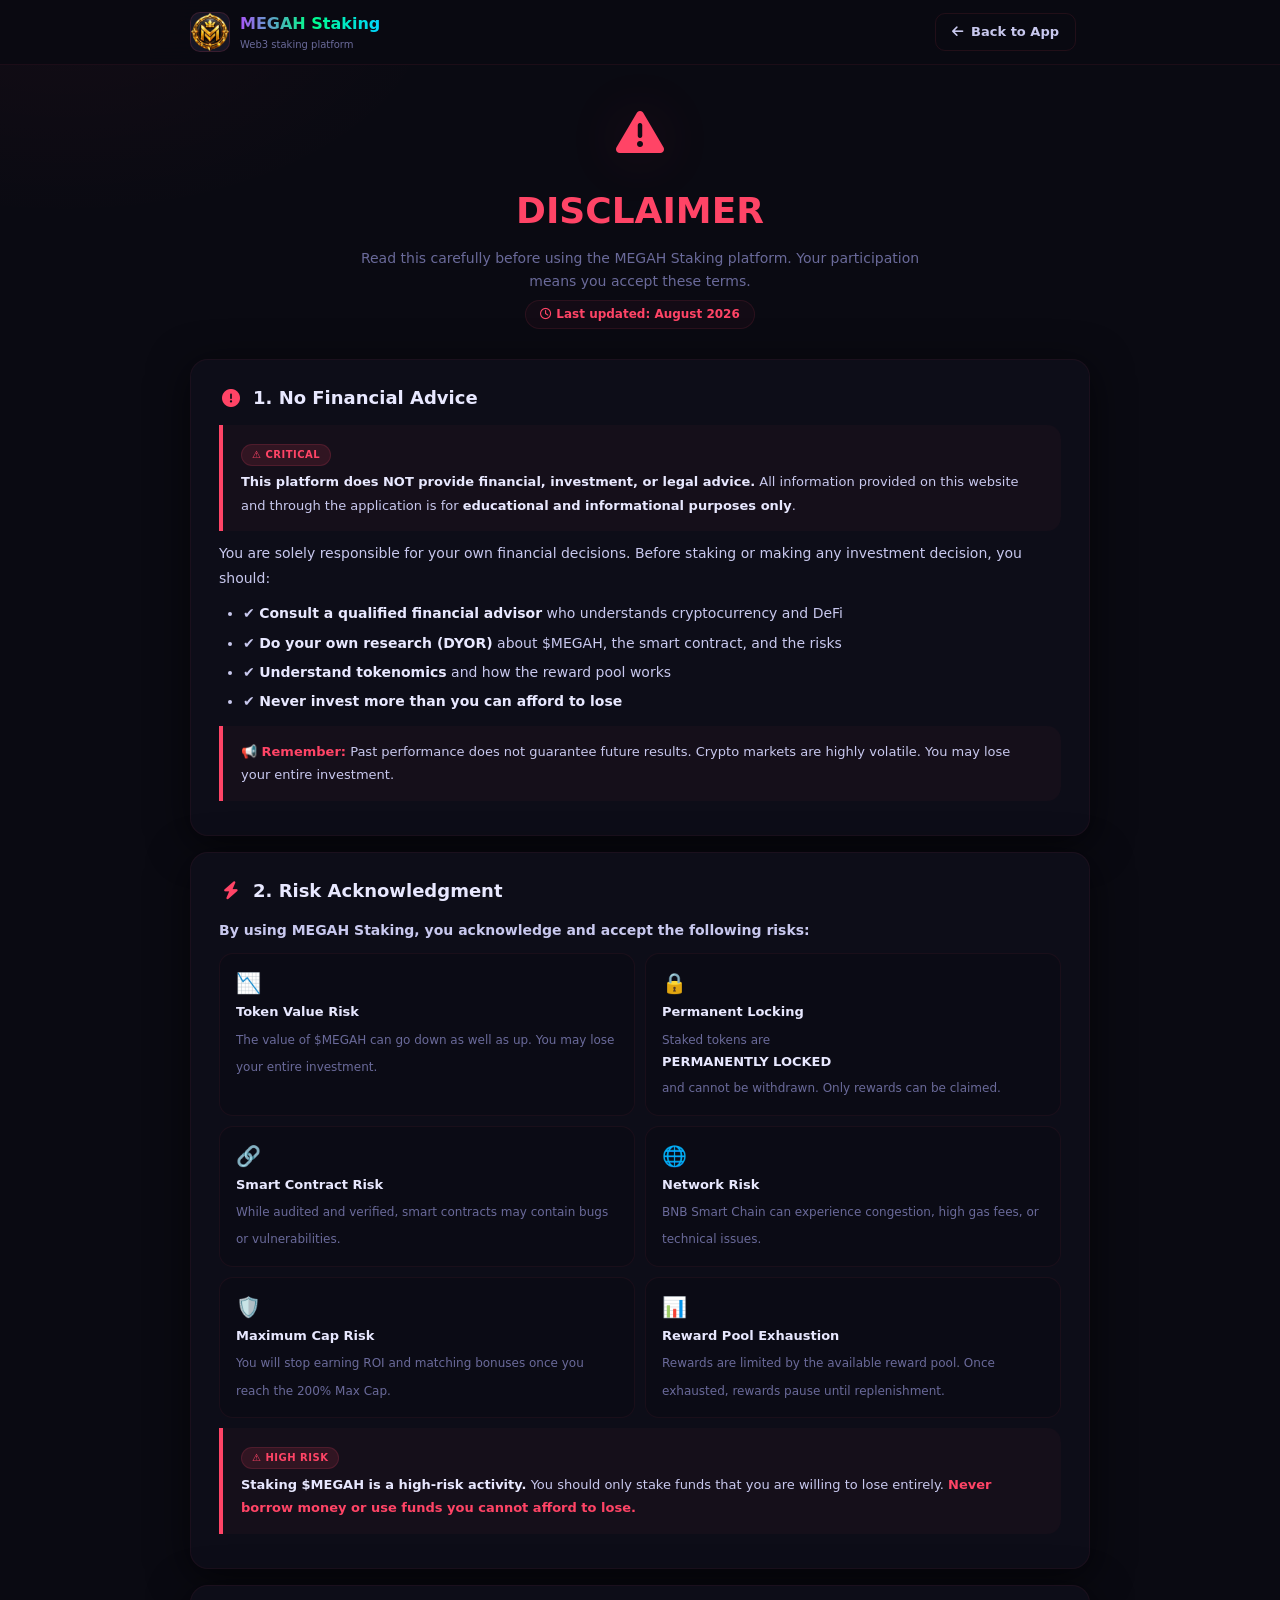
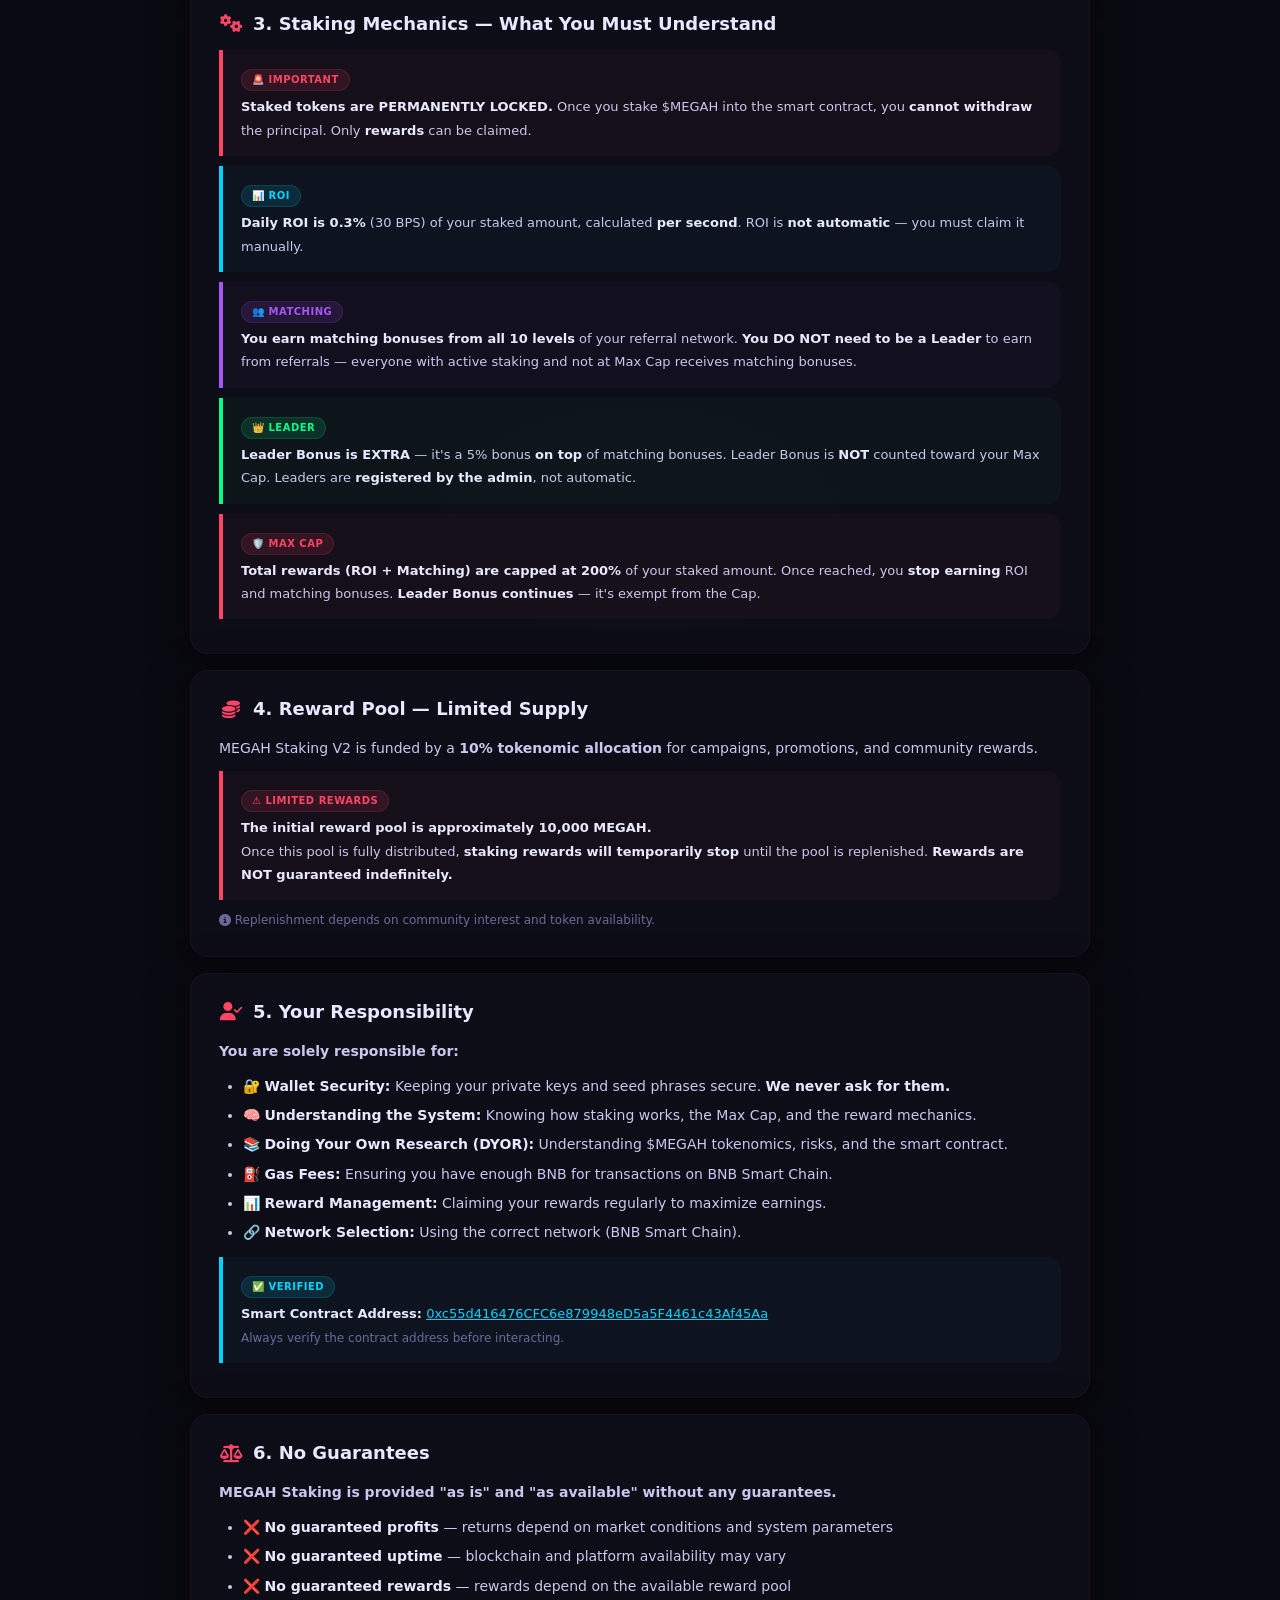
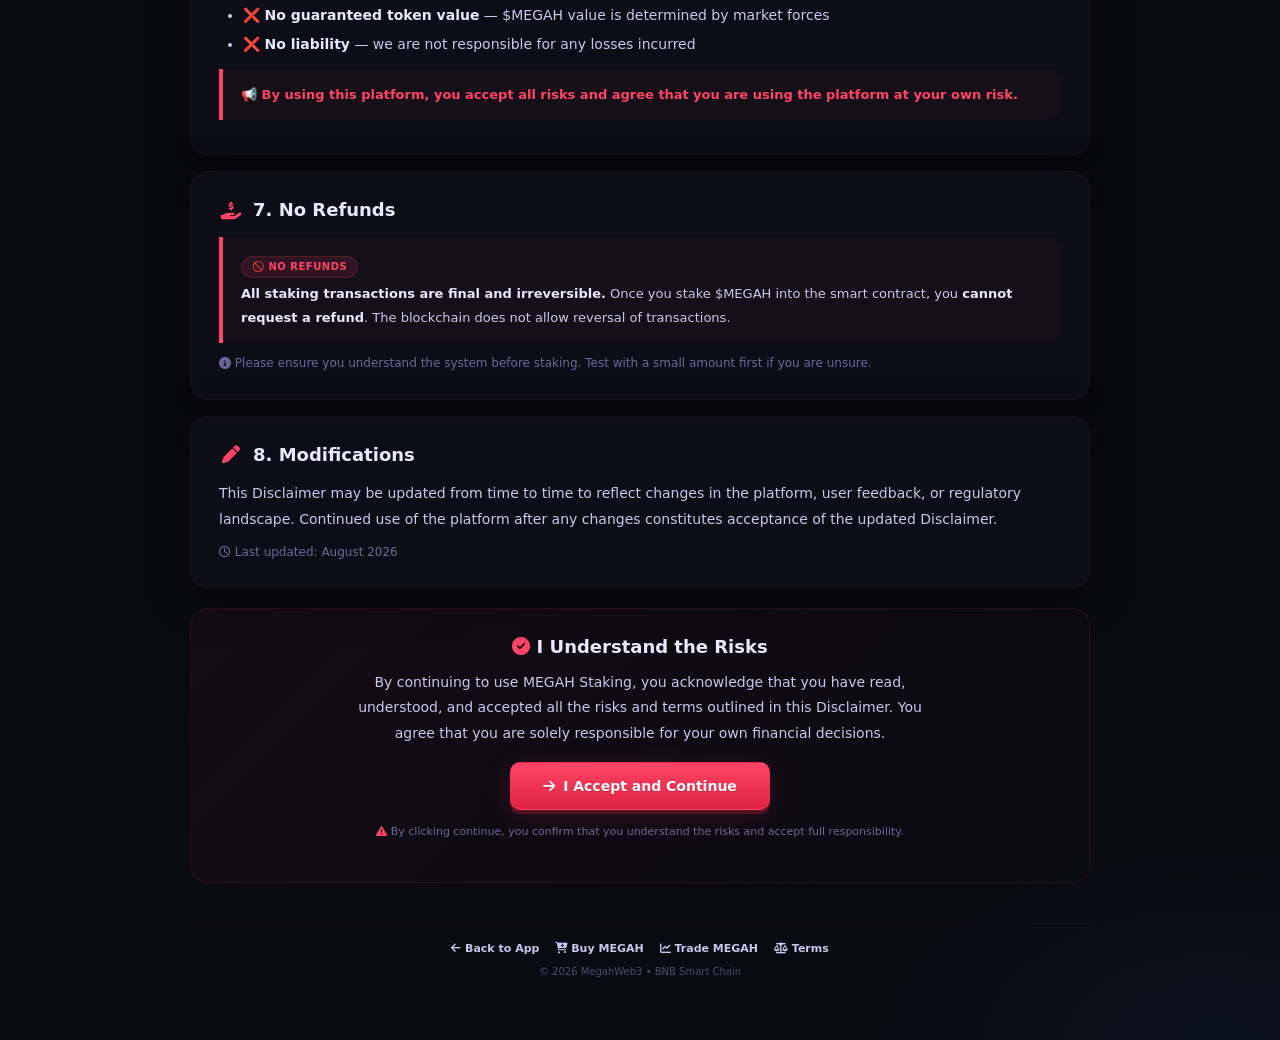
<file: disclaimer/index.html>
<!doctype html>
<html lang="en">

<head>
    <meta charset="utf-8">
    <link rel="shortcut icon" type="image/png" href="https://megahstaking.github.io/favicon.png">
    <meta name="viewport" content="width=device-width,initial-scale=1,viewport-fit=cover">
    <meta name="theme-color" content="#070910">
    <title>Disclaimer – Megah Staking</title>

    <meta name="description"
        content="Disclaimer for MEGAH Staking platform. Understand the risks of staking $MEGAH tokens on BNB Smart Chain.">

    <meta name="robots" content="index,follow,max-image-preview:large,max-snippet:-1,max-video-preview:-1">

    <meta name="author" content="Admin">

    <link rel="canonical" href="https://megahstaking.github.io/disclaimer/">

    <!-- Open Graph -->
    <meta property="og:type" content="website">
    <meta property="og:title" content="Disclaimer – Megah Staking">
    <meta property="og:description"
        content="Disclaimer for MEGAH Staking platform. Understand the risks of staking $MEGAH tokens on BNB Smart Chain.">
    <meta property="og:url" content="https://megahstaking.github.io/disclaimer/">
    <meta property="og:site_name" content="Megah Staking">
    <meta property="og:locale" content="en_US">
    <meta property="og:image" content="https://megahstaking.github.io/images/megah-staking-banner.webp">

    <!-- Twitter / X -->
    <meta name="twitter:card" content="summary_large_image">
    <meta name="twitter:title" content="Disclaimer – Megah Staking">
    <meta name="twitter:description"
        content="Disclaimer for MEGAH Staking platform. Understand the risks of staking $MEGAH tokens on BNB Smart Chain.">
    <meta name="twitter:image" content="https://megahstaking.github.io/images/megah-staking-banner.webp">

    <link rel="stylesheet" href="https://cdnjs.cloudflare.com/ajax/libs/font-awesome/6.7.2/css/all.min.css">

    <style>
        /* ============================================================
   ROOT — CYBERPUNK THEME (Purple + Green + Cyan)
   ============================================================ */
        :root {
            --bg: #0a0a12;
            --bg2: #0f0f1a;
            --bg3: #161625;
            --card: rgba(15, 15, 26, 0.92);
            --card2: #0f0f1a;
            --line: #2a2a4a;
            --line2: #3a3a5a;
            --text: #e8e8ff;
            --text2: #c8c8ee;
            --muted: #6a6a9a;
            --muted2: #4a4a7a;
            --green: #00ff88;
            --green2: rgba(0, 255, 136, 0.08);
            --green3: rgba(0, 255, 136, 0.18);
            --green4: rgba(0, 255, 136, 0.30);
            --cyan: #00d4ff;
            --cyan2: rgba(0, 212, 255, 0.08);
            --cyan3: rgba(0, 212, 255, 0.18);
            --purple: #a855f7;
            --purple2: rgba(168, 85, 247, 0.08);
            --purple3: rgba(168, 85, 247, 0.18);
            --purple4: rgba(168, 85, 247, 0.30);
            --red: #ff4466;
            --red2: rgba(255, 68, 102, 0.08);
            --red3: rgba(255, 68, 102, 0.18);
            --yellow: #fbbf24;
            --blue: #60a5fa;
            --shadow: 0 8px 40px rgba(0, 0, 0, 0.6);
            --radius: 14px;
            --radius2: 18px;
            --radius3: 22px;
            --font-base: 17px;
            --glow-green: 0 0 30px rgba(0, 255, 136, 0.08);
            --glow-purple: 0 0 30px rgba(168, 85, 247, 0.08);
            --glow-cyan: 0 0 30px rgba(0, 212, 255, 0.08);
            --glow-red: 0 0 30px rgba(255, 68, 102, 0.08);
        }

        * {
            margin: 0;
            padding: 0;
            box-sizing: border-box;
        }

        html {
            scroll-behavior: smooth;
        }

        body {
            margin: 0;
            min-height: 100vh;
            background: var(--bg);
            background-image:
                radial-gradient(700px 400px at 5% 0%, rgba(255, 68, 102, 0.04) 0%, transparent 55%),
                radial-gradient(600px 350px at 50% 50%, rgba(0, 255, 136, 0.03) 0%, transparent 50%),
                radial-gradient(700px 400px at 95% 100%, rgba(0, 212, 255, 0.04) 0%, transparent 55%);
            color: var(--text);
            font-family: 'Inter', system-ui, -apple-system, BlinkMacSystemFont, "Segoe UI", sans-serif;
            font-size: var(--font-base);
            line-height: 1.6;
            padding-top: 0;
        }

        .wrap {
            width: min(900px, calc(100% - 28px));
            margin: auto;
        }

        /* ============================================================
   HEADER
   ============================================================ */
        header {
            position: sticky;
            top: 0;
            z-index: 50;
            background: rgba(10, 10, 18, 0.94);
            border-bottom: 1px solid rgba(255, 68, 102, 0.08);
            backdrop-filter: blur(18px);
            padding-top: env(safe-area-inset-top, 8px);
            padding-bottom: 0;
        }

        .nav {
            min-height: 64px;
            display: grid;
            grid-template-columns: auto minmax(0, 1fr) auto;
            align-items: center;
            gap: 14px;
            padding: 8px 0;
        }

        .brand {
            display: flex;
            align-items: center;
            gap: 10px;
            text-decoration: none;
        }

        .brand-logo {
            width: 40px;
            height: 40px;
            border-radius: 10px;
            object-fit: cover;
            background: #161625;
            border: 1px solid rgba(255, 68, 102, 0.15);
        }

        .brand-title {
            font-weight: 800;
            font-size: 16px;
            background: linear-gradient(90deg, #a855f7, #00ff88, #00d4ff);
            -webkit-background-clip: text;
            -webkit-text-fill-color: transparent;
            background-clip: text;
            text-decoration: none;
        }

        .brand-sub {
            font-size: 10px;
            color: var(--muted);
            margin-top: 1px;
        }

        .back-link {
            color: var(--text2);
            text-decoration: none;
            font-weight: 600;
            font-size: 13px;
            padding: 8px 16px;
            border-radius: 10px;
            border: 1px solid rgba(255, 68, 102, 0.10);
            transition: all 0.25s;
            display: inline-flex;
            align-items: center;
            gap: 8px;
        }

        .back-link:hover {
            background: var(--red2);
            border-color: var(--red3);
            color: var(--red);
            box-shadow: var(--glow-red);
            transform: translateY(-1px);
        }

        /* ============================================================
   MAIN CONTENT
   ============================================================ */
        main {
            padding: 30px 0 60px;
        }

        .disclaimer-header {
            text-align: center;
            margin-bottom: 30px;
        }

        .disclaimer-header .icon-big {
            font-size: 48px;
            color: var(--red);
            margin-bottom: 10px;
            display: block;
            text-shadow: 0 0 60px rgba(255, 68, 102, 0.15);
        }

        .disclaimer-header h1 {
            font-size: 36px;
            font-weight: 800;
            color: var(--text);
            margin-bottom: 8px;
        }

        .disclaimer-header h1 strong {
            color: var(--red);
        }

        .disclaimer-header p {
            color: var(--muted);
            font-size: 14px;
            max-width: 600px;
            margin: 0 auto;
        }

        .disclaimer-header .last-updated {
            display: inline-block;
            margin-top: 8px;
            padding: 4px 14px;
            border-radius: 999px;
            border: 1px solid rgba(255, 68, 102, 0.10);
            background: rgba(255, 68, 102, 0.04);
            color: var(--red);
            font-size: 12px;
            font-weight: 600;
        }

        /* ============================================================
   DISCLAIMER SECTIONS
   ============================================================ */
        .disclaimer-section {
            background: var(--card);
            border: 1px solid rgba(255, 68, 102, 0.06);
            border-radius: var(--radius2);
            padding: 24px 28px;
            margin-bottom: 16px;
            box-shadow: var(--shadow);
            transition: border-color 0.3s;
        }

        .disclaimer-section:hover {
            border-color: rgba(255, 68, 102, 0.10);
        }

        .disclaimer-section h2 {
            font-size: 18px;
            font-weight: 700;
            color: var(--text);
            margin-bottom: 12px;
            display: flex;
            align-items: center;
            gap: 10px;
        }

        .disclaimer-section h2 i {
            color: var(--red);
            width: 24px;
            text-align: center;
        }

        .disclaimer-section h2 .badge {
            font-size: 9px;
            font-weight: 700;
            text-transform: uppercase;
            letter-spacing: 0.5px;
            padding: 2px 10px;
            border-radius: 999px;
            background: rgba(255, 68, 102, 0.08);
            border: 1px solid rgba(255, 68, 102, 0.12);
            color: var(--red);
        }

        .disclaimer-section p {
            color: var(--text2);
            font-size: 14px;
            line-height: 1.8;
            margin-bottom: 10px;
        }

        .disclaimer-section p:last-child {
            margin-bottom: 0;
        }

        .disclaimer-section ul,
        .disclaimer-section ol {
            color: var(--text2);
            font-size: 14px;
            line-height: 1.8;
            padding-left: 24px;
            margin: 8px 0 12px 0;
        }

        .disclaimer-section ul li,
        .disclaimer-section ol li {
            margin-bottom: 4px;
        }

        .disclaimer-section ul li strong,
        .disclaimer-section ol li strong {
            color: var(--text);
        }

        /* ============================================================
   WARNING BOXES
   ============================================================ */
        .warning-box {
            background: rgba(255, 68, 102, 0.03);
            border-left: 4px solid var(--red);
            padding: 14px 18px;
            border-radius: 0 var(--radius) var(--radius) 0;
            margin: 10px 0;
            transition: background 0.3s;
        }

        .warning-box:hover {
            background: rgba(255, 68, 102, 0.05);
        }

        .warning-box .label {
            display: inline-block;
            font-size: 10px;
            font-weight: 800;
            text-transform: uppercase;
            letter-spacing: 0.5px;
            padding: 2px 10px;
            border-radius: 999px;
            margin-bottom: 4px;
            background: rgba(255, 68, 102, 0.12);
            color: var(--red);
            border: 1px solid rgba(255, 68, 102, 0.15);
        }

        .warning-box p {
            margin: 0;
            font-size: 13px;
            color: var(--text2);
        }

        .warning-box p strong {
            color: var(--text);
        }

        .warning-box.red {
            border-left-color: var(--red);
        }

        .warning-box.cyan {
            border-left-color: var(--cyan);
            background: rgba(0, 212, 255, 0.03);
        }

        .warning-box.cyan:hover {
            background: rgba(0, 212, 255, 0.05);
        }

        .warning-box.green {
            border-left-color: var(--green);
            background: rgba(0, 255, 136, 0.03);
        }

        .warning-box.green:hover {
            background: rgba(0, 255, 136, 0.05);
        }

        .warning-box.purple {
            border-left-color: var(--purple);
            background: rgba(168, 85, 247, 0.03);
        }

        .warning-box.purple:hover {
            background: rgba(168, 85, 247, 0.05);
        }

        .warning-box .label.green {
            background: rgba(0, 255, 136, 0.12);
            color: var(--green);
            border-color: rgba(0, 255, 136, 0.15);
        }

        .warning-box .label.cyan {
            background: rgba(0, 212, 255, 0.12);
            color: var(--cyan);
            border-color: rgba(0, 212, 255, 0.15);
        }

        .warning-box .label.purple {
            background: rgba(168, 85, 247, 0.12);
            color: var(--purple);
            border-color: rgba(168, 85, 247, 0.15);
        }

        /* ============================================================
   RISK GRID
   ============================================================ */
        .risk-grid {
            display: grid;
            grid-template-columns: 1fr 1fr;
            gap: 10px;
            margin: 8px 0;
        }

        .risk-item {
            background: rgba(10, 10, 18, 0.4);
            border: 1px solid rgba(255, 68, 102, 0.06);
            border-radius: var(--radius);
            padding: 14px 16px;
            transition: border-color 0.3s, background 0.3s;
        }

        .risk-item:hover {
            border-color: rgba(255, 68, 102, 0.15);
            background: rgba(255, 68, 102, 0.03);
        }

        .risk-item .icon {
            font-size: 20px;
            display: block;
            margin-bottom: 4px;
        }

        .risk-item strong {
            display: block;
            color: var(--text);
            font-size: 13px;
            margin-bottom: 2px;
        }

        .risk-item span {
            color: var(--muted);
            font-size: 12px;
            line-height: 1.5;
        }

        /* ============================================================
   ACKNOWLEDGMENT
   ============================================================ */
        .acknowledgment {
            background: linear-gradient(135deg, rgba(255, 68, 102, 0.04), rgba(10, 10, 18, 0.9));
            border: 1px solid rgba(255, 68, 102, 0.10);
            border-radius: var(--radius2);
            padding: 24px 28px;
            margin-top: 20px;
            text-align: center;
        }

        .acknowledgment h2 {
            font-size: 18px;
            font-weight: 700;
            color: var(--text);
            margin-bottom: 8px;
        }

        .acknowledgment h2 i {
            color: var(--red);
        }

        .acknowledgment p {
            color: var(--text2);
            font-size: 14px;
            line-height: 1.8;
            max-width: 600px;
            margin: 0 auto 16px;
        }

        .acknowledgment .btn {
            display: inline-flex;
            align-items: center;
            gap: 8px;
            padding: 12px 32px;
            border-radius: 10px;
            font-size: 14px;
            font-weight: 700;
            text-decoration: none;
            transition: all 0.25s;
            cursor: pointer;
            border: none;
            background: linear-gradient(180deg, #ff4466, #dd2244) !important;
            color: #ffffff !important;
            border: 1px solid rgba(255, 68, 102, 0.20) !important;
            box-shadow: 0 4px 0 #551122, 0 6px 30px rgba(255, 68, 102, 0.15) !important;
            text-shadow: 0 1px 0 rgba(0, 0, 0, 0.15);
        }

        .acknowledgment .btn:hover {
            background: linear-gradient(180deg, #ff5577, #ee3355) !important;
            box-shadow: 0 2px 0 #551122, 0 10px 40px rgba(255, 68, 102, 0.25) !important;
            transform: translateY(-2px);
        }

        .acknowledgment .btn:active {
            transform: translateY(2px);
            box-shadow: 0 0px 0 #551122, 0 4px 20px rgba(255, 68, 102, 0.10) !important;
        }

        /* ============================================================
   DIVIDER
   ============================================================ */
        .divider {
            border: none;
            height: 1px;
            background: linear-gradient(90deg, transparent, rgba(255, 68, 102, 0.12), transparent);
            margin: 20px 0;
        }

        /* ============================================================
   FOOTER
   ============================================================ */
        .footer {
            text-align: center;
            color: var(--muted);
            font-size: 11px;
            margin-top: 40px;
            padding-top: 16px;
            border-top: 1px solid rgba(255, 68, 102, 0.06);
        }

        .footer-links {
            display: flex;
            justify-content: center;
            gap: 16px;
            flex-wrap: wrap;
            margin-bottom: 6px;
        }

        .footer-links a {
            color: var(--text2);
            text-decoration: none;
            font-weight: 600;
            font-size: 11px;
            transition: all 0.2s;
        }

        .footer-links a:hover {
            color: var(--red);
            text-shadow: 0 0 20px rgba(255, 68, 102, 0.15);
            text-decoration: underline;
        }

        .footer-note {
            opacity: .7;
            font-size: 10px;
        }

        /* ============================================================
   RESPONSIVE
   ============================================================ */
        @media(max-width: 768px) {
            .wrap {
                width: calc(100% - 16px);
            }

            .nav {
                grid-template-columns: auto 1fr;
                gap: 10px;
                min-height: 56px;
                padding: 6px 0;
            }

            .brand-logo {
                width: 32px;
                height: 32px;
            }

            .brand-title {
                font-size: 14px;
            }

            .brand-sub {
                font-size: 8px;
            }

            .back-link {
                font-size: 11px;
                padding: 6px 12px;
            }

            .disclaimer-header h1 {
                font-size: 28px;
            }

            .disclaimer-header .icon-big {
                font-size: 36px;
            }

            .disclaimer-section {
                padding: 18px 16px;
            }

            .disclaimer-section h2 {
                font-size: 16px;
            }

            .disclaimer-section h2 i {
                width: 20px;
                font-size: 14px;
            }

            .disclaimer-section p,
            .disclaimer-section ul,
            .disclaimer-section ol {
                font-size: 13px;
            }

            .risk-grid {
                grid-template-columns: 1fr;
            }

            .acknowledgment {
                padding: 18px 16px;
            }

            .acknowledgment p {
                font-size: 13px;
            }

            .footer-links {
                gap: 10px;
            }

            .footer-links a {
                font-size: 10px;
            }
        }

        @media(max-width: 480px) {
            .disclaimer-header h1 {
                font-size: 24px;
            }

            .disclaimer-section {
                padding: 14px 12px;
            }

            .disclaimer-section h2 {
                font-size: 14px;
                flex-wrap: wrap;
            }

            .disclaimer-section p,
            .disclaimer-section ul,
            .disclaimer-section ol {
                font-size: 12px;
            }

            .disclaimer-section ul,
            .disclaimer-section ol {
                padding-left: 18px;
            }

            .warning-box {
                padding: 12px 14px;
            }

            .warning-box p {
                font-size: 12px !important;
            }

            .risk-item {
                padding: 10px 12px;
            }

            .risk-item strong {
                font-size: 12px;
            }

            .risk-item span {
                font-size: 11px;
            }

            .acknowledgment .btn {
                font-size: 13px;
                padding: 10px 24px;
                width: 100%;
                justify-content: center;
            }
        }
    </style>
</head>

<body>

    <!-- ===== HEADER ===== -->
    <header>
        <div class="wrap nav">
            <a href="https://megahstaking.github.io/" class="brand">
                <img class="brand-logo" src="https://megahstaking.github.io/images/MEGAH.png" alt="MEGAH Staking">
                <div>
                    <div class="brand-title">MEGAH Staking</div>
                    <div class="brand-sub">Web3 staking platform</div>
                </div>
            </a>
            <div style="display:flex;justify-content:flex-end;">
                <a href="https://megahstaking.github.io/" class="back-link">
                    <i class="fa-solid fa-arrow-left"></i> Back to App
                </a>
            </div>
        </div>
    </header>

    <!-- ===== MAIN ===== -->
    <main class="wrap">

        <div class="disclaimer-header">
            <span class="icon-big"><i class="fa-solid fa-triangle-exclamation"></i></span>
            <h1><strong>DISCLAIMER</strong></h1>
            <p>Read this carefully before using the MEGAH Staking platform. Your participation means you accept these
                terms.</p>
            <span class="last-updated"><i class="fa-regular fa-clock"></i> Last updated: August 2026</span>
        </div>

        <!-- SECTION 1: NO FINANCIAL ADVICE -->
        <div class="disclaimer-section">
            <h2><i class="fa-solid fa-circle-exclamation"></i> 1. No Financial Advice</h2>
            <div class="warning-box red">
                <span class="label">⚠️ CRITICAL</span>
                <p>
                    <strong>This platform does NOT provide financial, investment, or legal advice.</strong>
                    All information provided on this website and through the application is for
                    <strong>educational and informational purposes only</strong>.
                </p>
            </div>
            <p>
                You are solely responsible for your own financial decisions. Before staking or making any
                investment decision, you should:
            </p>
            <ul>
                <li>✔ <strong>Consult a qualified financial advisor</strong> who understands cryptocurrency and DeFi
                </li>
                <li>✔ <strong>Do your own research (DYOR)</strong> about $MEGAH, the smart contract, and the risks</li>
                <li>✔ <strong>Understand tokenomics</strong> and how the reward pool works</li>
                <li>✔ <strong>Never invest more than you can afford to lose</strong></li>
            </ul>
            <div class="warning-box red">
                <p>
                    <strong style="color:var(--red);">📢 Remember:</strong> Past performance does not guarantee future
                    results.
                    Crypto markets are highly volatile. You may lose your entire investment.
                </p>
            </div>
        </div>

        <!-- SECTION 2: RISK ACKNOWLEDGMENT -->
        <div class="disclaimer-section">
            <h2><i class="fa-solid fa-bolt"></i> 2. Risk Acknowledgment</h2>
            <p>
                <strong>By using MEGAH Staking, you acknowledge and accept the following risks:</strong>
            </p>

            <div class="risk-grid">
                <div class="risk-item">
                    <span class="icon">📉</span>
                    <strong>Token Value Risk</strong>
                    <span>The value of $MEGAH can go down as well as up. You may lose your entire investment.</span>
                </div>
                <div class="risk-item">
                    <span class="icon">🔒</span>
                    <strong>Permanent Locking</strong>
                    <span>Staked tokens are <strong>PERMANENTLY LOCKED</strong> and cannot be withdrawn. Only rewards
                        can be claimed.</span>
                </div>
                <div class="risk-item">
                    <span class="icon">🔗</span>
                    <strong>Smart Contract Risk</strong>
                    <span>While audited and verified, smart contracts may contain bugs or vulnerabilities.</span>
                </div>
                <div class="risk-item">
                    <span class="icon">🌐</span>
                    <strong>Network Risk</strong>
                    <span>BNB Smart Chain can experience congestion, high gas fees, or technical issues.</span>
                </div>
                <div class="risk-item">
                    <span class="icon">🛡️</span>
                    <strong>Maximum Cap Risk</strong>
                    <span>You will stop earning ROI and matching bonuses once you reach the 200% Max Cap.</span>
                </div>
                <div class="risk-item">
                    <span class="icon">📊</span>
                    <strong>Reward Pool Exhaustion</strong>
                    <span>Rewards are limited by the available reward pool. Once exhausted, rewards pause until
                        replenishment.</span>
                </div>
            </div>

            <div class="warning-box red">
                <span class="label">⚠️ HIGH RISK</span>
                <p>
                    <strong>Staking $MEGAH is a high-risk activity.</strong>
                    You should only stake funds that you are willing to lose entirely.
                    <strong style="color:var(--red);">Never borrow money or use funds you cannot afford to
                        lose.</strong>
                </p>
            </div>
        </div>

        <!-- SECTION 3: STAKING MECHANICS -->
        <div class="disclaimer-section">
            <h2><i class="fa-solid fa-gears"></i> 3. Staking Mechanics — What You Must Understand</h2>

            <div class="warning-box red">
                <span class="label">🚨 IMPORTANT</span>
                <p>
                    <strong>Staked tokens are PERMANENTLY LOCKED.</strong>
                    Once you stake $MEGAH into the smart contract, you <strong>cannot withdraw</strong> the principal.
                    Only <strong>rewards</strong> can be claimed.
                </p>
            </div>

            <div class="warning-box cyan">
                <span class="label cyan">📊 ROI</span>
                <p>
                    <strong>Daily ROI is 0.3%</strong> (30 BPS) of your staked amount, calculated <strong>per
                        second</strong>.
                    ROI is <strong>not automatic</strong> — you must claim it manually.
                </p>
            </div>

            <div class="warning-box purple">
                <span class="label purple">👥 Matching</span>
                <p>
                    <strong>You earn matching bonuses from all 10 levels</strong> of your referral network.
                    <strong>You DO NOT need to be a Leader</strong> to earn from referrals — everyone with active
                    staking
                    and not at Max Cap receives matching bonuses.
                </p>
            </div>

            <div class="warning-box green">
                <span class="label green">👑 Leader</span>
                <p>
                    <strong>Leader Bonus is EXTRA</strong> — it's a 5% bonus <strong>on top</strong> of matching
                    bonuses.
                    Leader Bonus is <strong>NOT</strong> counted toward your Max Cap.
                    Leaders are <strong>registered by the admin</strong>, not automatic.
                </p>
            </div>

            <div class="warning-box red">
                <span class="label">🛡️ Max Cap</span>
                <p>
                    <strong>Total rewards (ROI + Matching) are capped at 200%</strong> of your staked amount.
                    Once reached, you <strong>stop earning</strong> ROI and matching bonuses.
                    <strong>Leader Bonus continues</strong> — it's exempt from the Cap.
                </p>
            </div>
        </div>

        <!-- SECTION 4: REWARD POOL -->
        <div class="disclaimer-section">
            <h2><i class="fa-solid fa-coins"></i> 4. Reward Pool — Limited Supply</h2>
            <p>
                MEGAH Staking V2 is funded by a <strong>10% tokenomic allocation</strong> for campaigns,
                promotions, and community rewards.
            </p>

            <div class="warning-box red">
                <span class="label">⚠️ LIMITED REWARDS</span>
                <p>
                    <strong>The initial reward pool is approximately 10,000 MEGAH.</strong><br>
                    Once this pool is fully distributed, <strong>staking rewards will temporarily stop</strong>
                    until the pool is replenished. <strong>Rewards are NOT guaranteed indefinitely.</strong>
                </p>
            </div>
            <p style="font-size:12px;color:var(--muted);">
                <i class="fa-solid fa-info-circle"></i> Replenishment depends on community interest and token
                availability.
            </p>
        </div>

        <!-- SECTION 5: USER RESPONSIBILITY -->
        <div class="disclaimer-section">
            <h2><i class="fa-solid fa-user-check"></i> 5. Your Responsibility</h2>
            <p>
                <strong>You are solely responsible for:</strong>
            </p>
            <ul>
                <li>🔐 <strong>Wallet Security:</strong> Keeping your private keys and seed phrases secure. <strong>We
                        never ask for them.</strong></li>
                <li>🧠 <strong>Understanding the System:</strong> Knowing how staking works, the Max Cap, and the reward
                    mechanics.</li>
                <li>📚 <strong>Doing Your Own Research (DYOR):</strong> Understanding $MEGAH tokenomics, risks, and the
                    smart contract.</li>
                <li>⛽ <strong>Gas Fees:</strong> Ensuring you have enough BNB for transactions on BNB Smart Chain.</li>
                <li>📊 <strong>Reward Management:</strong> Claiming your rewards regularly to maximize earnings.</li>
                <li>🔗 <strong>Network Selection:</strong> Using the correct network (BNB Smart Chain).</li>
            </ul>
            <div class="warning-box cyan">
                <span class="label cyan">✅ VERIFIED</span>
                <p>
                    <strong>Smart Contract Address:</strong>
                    <a href="https://bscscan.com/address/0xc55d416476CFC6e879948eD5a5F4461c43Af45Aa" target="_blank"
                        style="color:var(--cyan);text-decoration:underline;word-break:break-all;">
                        0xc55d416476CFC6e879948eD5a5F4461c43Af45Aa
                    </a>
                    <br>
                    <span style="font-size:12px;color:var(--muted);">Always verify the contract address before
                        interacting.</span>
                </p>
            </div>
        </div>

        <!-- SECTION 6: NO GUARANTEES -->
        <div class="disclaimer-section">
            <h2><i class="fa-solid fa-scale-balanced"></i> 6. No Guarantees</h2>
            <p>
                <strong>MEGAH Staking is provided "as is" and "as available" without any guarantees.</strong>
            </p>
            <ul>
                <li>❌ <strong>No guaranteed profits</strong> — returns depend on market conditions and system parameters
                </li>
                <li>❌ <strong>No guaranteed uptime</strong> — blockchain and platform availability may vary</li>
                <li>❌ <strong>No guaranteed rewards</strong> — rewards depend on the available reward pool</li>
                <li>❌ <strong>No guaranteed token value</strong> — $MEGAH value is determined by market forces</li>
                <li>❌ <strong>No liability</strong> — we are not responsible for any losses incurred</li>
            </ul>
            <div class="warning-box red">
                <p>
                    <strong style="color:var(--red);">📢 By using this platform, you accept all risks and agree
                        that</strong>
                    <strong style="color:var(--red);">you are using the platform at your own risk.</strong>
                </p>
            </div>
        </div>

        <!-- SECTION 7: NO REFUNDS -->
        <div class="disclaimer-section">
            <h2><i class="fa-solid fa-hand-holding-dollar"></i> 7. No Refunds</h2>
            <div class="warning-box red">
                <span class="label">🚫 NO REFUNDS</span>
                <p>
                    <strong>All staking transactions are final and irreversible.</strong>
                    Once you stake $MEGAH into the smart contract, you <strong>cannot request a refund</strong>.
                    The blockchain does not allow reversal of transactions.
                </p>
            </div>
            <p style="font-size:12px;color:var(--muted);">
                <i class="fa-solid fa-info-circle"></i> Please ensure you understand the system before staking.
                Test with a small amount first if you are unsure.
            </p>
        </div>

        <!-- SECTION 8: MODIFICATIONS -->
        <div class="disclaimer-section">
            <h2><i class="fa-solid fa-pen"></i> 8. Modifications</h2>
            <p>
                This Disclaimer may be updated from time to time to reflect changes in the platform,
                user feedback, or regulatory landscape. Continued use of the platform after any changes
                constitutes acceptance of the updated Disclaimer.
            </p>
            <p style="font-size:12px;color:var(--muted);">
                <i class="fa-regular fa-clock"></i> Last updated: August 2026
            </p>
        </div>

        <!-- ACKNOWLEDGMENT -->
        <div class="acknowledgment">
            <h2><i class="fa-solid fa-check-circle"></i> I Understand the Risks</h2>
            <p>
                By continuing to use MEGAH Staking, you acknowledge that you have read,
                understood, and accepted all the risks and terms outlined in this Disclaimer.
                You agree that you are solely responsible for your own financial decisions.
            </p>
            <a href="https://megahstaking.github.io/" class="btn">
                <i class="fa-solid fa-arrow-right"></i> I Accept and Continue
            </a>
            <p style="margin-top:12px;font-size:11px;color:var(--muted);">
                <i class="fa-solid fa-triangle-exclamation" style="color:var(--red);"></i>
                By clicking continue, you confirm that you understand the risks and accept full responsibility.
            </p>
        </div>

        <!-- ===== FOOTER ===== -->
        <footer class="footer">
            <div class="footer-links">
                <a href="https://megahstaking.github.io/"><i class="fa-solid fa-arrow-left"></i> Back to App</a>
                <a href="https://megahcrypto.github.io/buy/" target="_blank" rel="nofollow"><i
                        class="fa-solid fa-cart-plus"></i> Buy MEGAH</a>
                <a href="https://pancakeswap.finance/swap?outputCurrency=0xc55d416476CFC6e879948eD5a5F4461c43Af45Aa"
                    target="_blank" rel="noopener noreferrer"><i class="fa-solid fa-chart-line"></i> Trade MEGAH</a>
                <a href="https://megahstaking.github.io/terms/" target="_blank"><i
                        class="fa-solid fa-scale-balanced"></i> Terms</a>
            </div>
            <div class="footer-note">© 2026 MegahWeb3 • BNB Smart Chain</div>
        </footer>

    </main>

</body>

</html>
</file>
